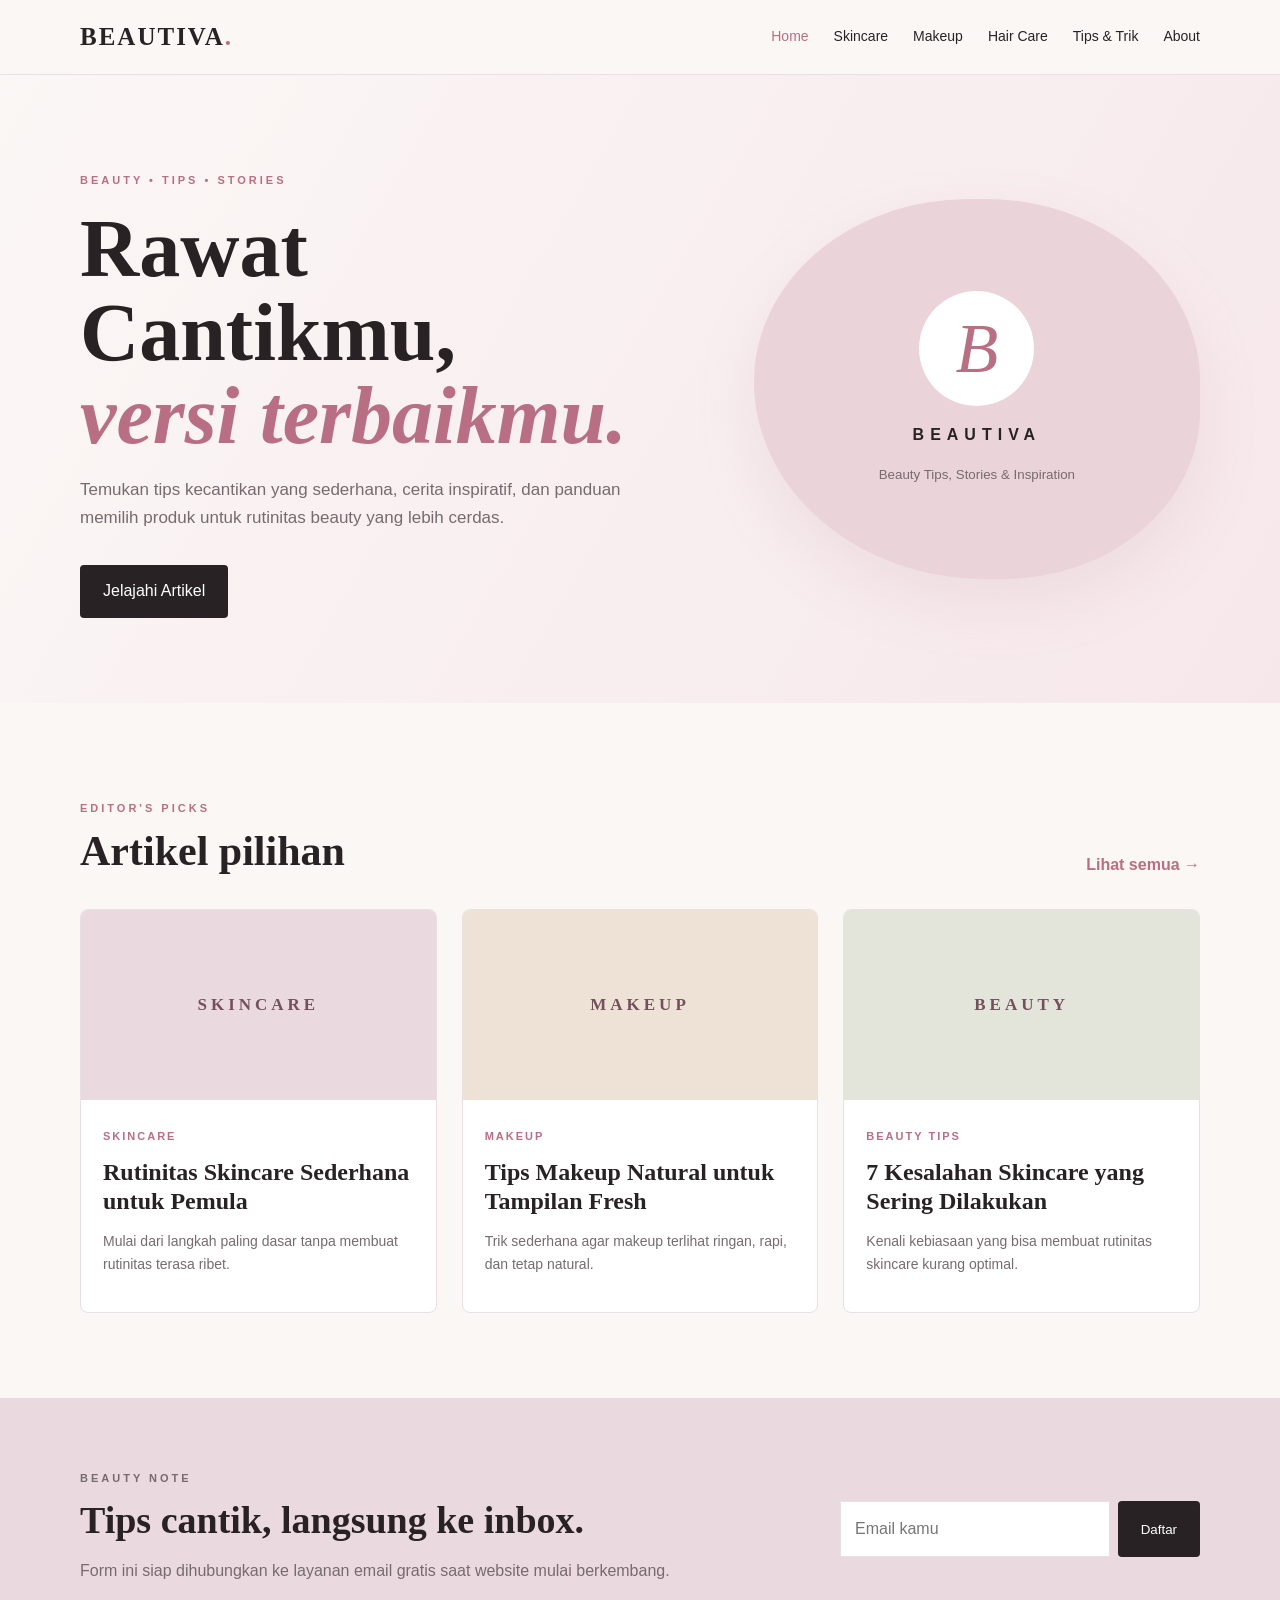
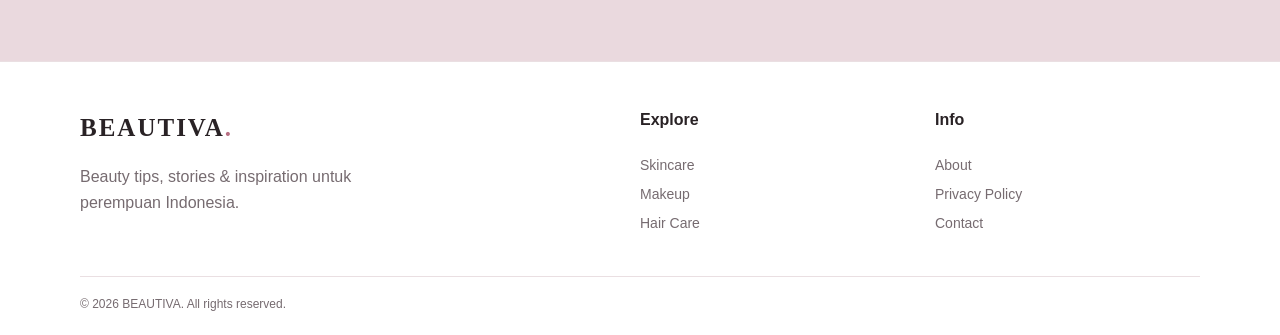
<file: index.html>
<!doctype html>
<html lang="id">
<head>
  <meta charset="utf-8">
  <meta name="viewport" content="width=device-width,initial-scale=1">
  <meta name="description" content="BEAUTIVA adalah blog kecantikan Indonesia berisi tips skincare, makeup, hair care, body care, beauty story, dan rekomendasi produk.">
  <title>BEAUTIVA — Beauty Tips, Stories & Inspiration</title>
  <link rel="stylesheet" href="style.css">
</head>
<body>
<header class="site-header">
  <div class="container nav">
    <a class="brand" href="index.html">BEAUTIVA<span>.</span></a>
    <button class="menu-btn" aria-label="Buka menu">☰</button>
    <nav>
      <a class="active" href="index.html">Home</a>
      <a href="category.html?cat=Skincare">Skincare</a>
      <a href="category.html?cat=Makeup">Makeup</a>
      <a href="category.html?cat=Hair Care">Hair Care</a>
      <a href="category.html?cat=Beauty Tips">Tips & Trik</a>
      <a href="about.html">About</a>
    </nav>
  </div>
</header>

<main>
<section class="hero">
  <div class="container hero-grid">
    <div>
      <p class="eyebrow">BEAUTY • TIPS • STORIES</p>
      <h1>Rawat Cantikmu,<br><em>versi terbaikmu.</em></h1>
      <p class="hero-copy">Temukan tips kecantikan yang sederhana, cerita inspiratif, dan panduan memilih produk untuk rutinitas beauty yang lebih cerdas.</p>
      <a class="btn" href="#artikel">Jelajahi Artikel</a>
    </div>
    <div class="hero-card">
      <div class="circle">B</div>
      <p>BEAUTIVA</p>
      <small>Beauty Tips, Stories & Inspiration</small>
    </div>
  </div>
</section>

<section class="container section" id="artikel">
  <div class="section-head">
    <div><p class="eyebrow">EDITOR'S PICKS</p><h2>Artikel pilihan</h2></div>
    <a href="category.html?cat=Beauty Tips">Lihat semua →</a>
  </div>
  <div class="cards">
    <article class="card">
      <div class="thumb thumb-1">SKINCARE</div>
      <div class="card-body"><span class="tag">Skincare</span><h3><a href="article.html?id=skincare-pemula">Rutinitas Skincare Sederhana untuk Pemula</a></h3><p>Mulai dari langkah paling dasar tanpa membuat rutinitas terasa ribet.</p></div>
    </article>
    <article class="card">
      <div class="thumb thumb-2">MAKEUP</div>
      <div class="card-body"><span class="tag">Makeup</span><h3><a href="article.html?id=makeup-natural">Tips Makeup Natural untuk Tampilan Fresh</a></h3><p>Trik sederhana agar makeup terlihat ringan, rapi, dan tetap natural.</p></div>
    </article>
    <article class="card">
      <div class="thumb thumb-3">BEAUTY</div>
      <div class="card-body"><span class="tag">Beauty Tips</span><h3><a href="article.html?id=kesalahan-skincare">7 Kesalahan Skincare yang Sering Dilakukan</a></h3><p>Kenali kebiasaan yang bisa membuat rutinitas skincare kurang optimal.</p></div>
    </article>
  </div>
</section>

<section class="newsletter">
  <div class="container newsletter-inner">
    <div><p class="eyebrow">BEAUTY NOTE</p><h2>Tips cantik, langsung ke inbox.</h2><p>Form ini siap dihubungkan ke layanan email gratis saat website mulai berkembang.</p></div>
    <form onsubmit="event.preventDefault(); alert('Terima kasih! Form newsletter siap dihubungkan ke layanan email.');"><input type="email" placeholder="Email kamu" required><button class="btn" type="submit">Daftar</button></form>
  </div>
</section>
</main>

<footer><div class="container footer-grid"><div><a class="brand" href="index.html">BEAUTIVA<span>.</span></a><p>Beauty tips, stories & inspiration untuk perempuan Indonesia.</p></div><div><h4>Explore</h4><a href="category.html?cat=Skincare">Skincare</a><a href="category.html?cat=Makeup">Makeup</a><a href="category.html?cat=Hair Care">Hair Care</a></div><div><h4>Info</h4><a href="about.html">About</a><a href="privacy.html">Privacy Policy</a><a href="contact.html">Contact</a></div></div><div class="container copyright">© 2026 BEAUTIVA. All rights reserved.</div></footer>
<script src="script.js"></script>
</body></html>
</file>
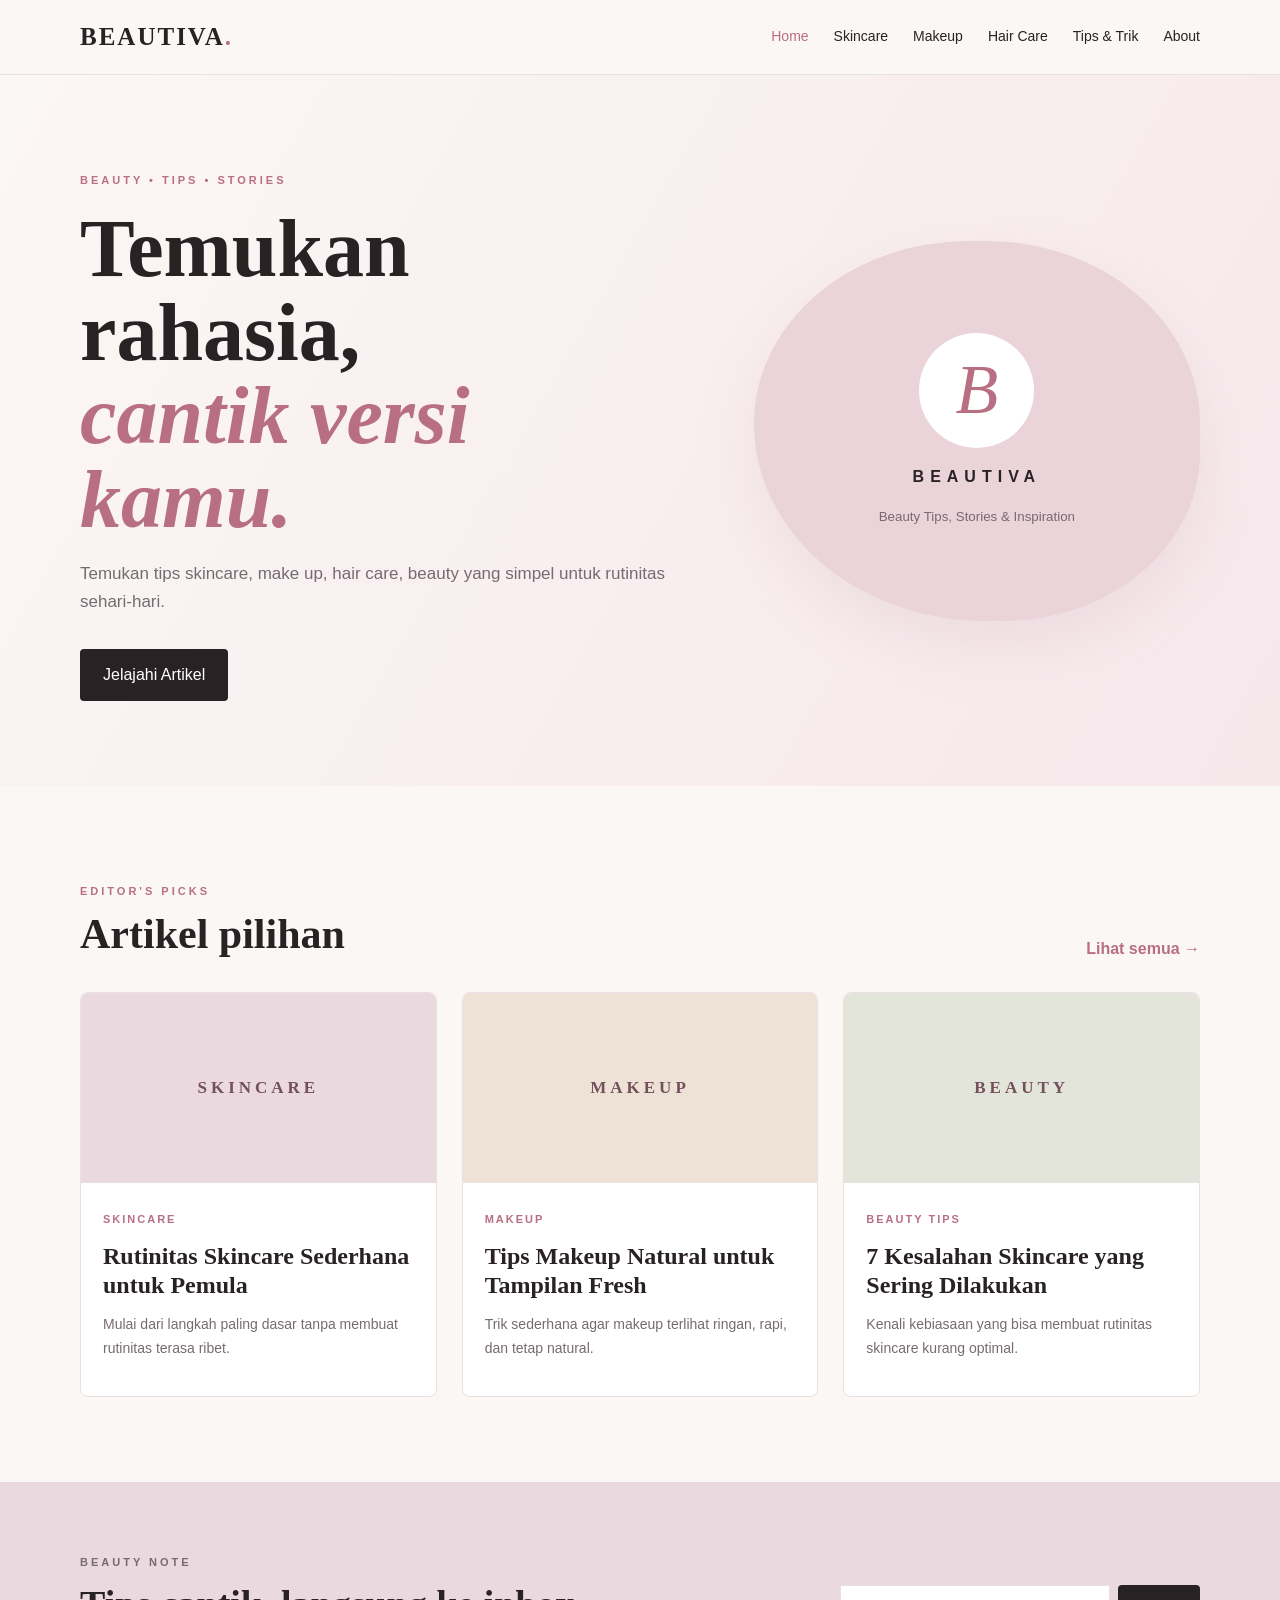
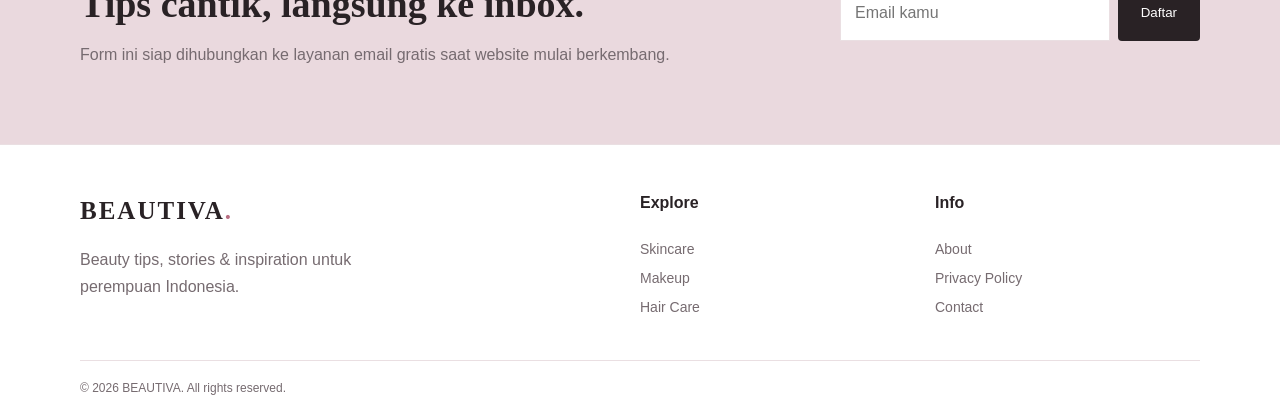
<file: BEAUTIVA/index.html>
<!doctype html>
<html lang="id">
<head>
  <meta charset="utf-8">
  <meta name="viewport" content="width=device-width,initial-scale=1">
  <meta name="description" content="BEAUTIVA adalah blog kecantikan Indonesia berisi tips skincare, makeup, hair care, body care, beauty story, dan rekomendasi produk.">
  <title>BEAUTIVA — Beauty Tips, Stories & Inspiration</title>
  <link rel="stylesheet" href="style.css">
</head>
<body>
<header class="site-header">
  <div class="container nav">
    <a class="brand" href="index.html">BEAUTIVA<span>.</span></a>
    <button class="menu-btn" aria-label="Buka menu">☰</button>
    <nav>
      <a class="active" href="index.html">Home</a>
      <a href="category.html?cat=Skincare">Skincare</a>
      <a href="category.html?cat=Makeup">Makeup</a>
      <a href="category.html?cat=Hair Care">Hair Care</a>
      <a href="category.html?cat=Beauty Tips">Tips & Trik</a>
      <a href="about.html">About</a>
    </nav>
  </div>
</header>

<main>
<section class="hero">
  <div class="container hero-grid">
    <div>
      <p class="eyebrow">BEAUTY • TIPS • STORIES</p>
      <h1>Temukan rahasia,<br><em>cantik versi kamu.</em></h1>
      <p class="hero-copy">Temukan tips skincare, make up, hair care, beauty yang simpel untuk rutinitas sehari-hari.</p>
      <a class="btn" href="#artikel">Jelajahi Artikel</a>
    </div>
    <div class="hero-card">
      <div class="circle">B</div>
      <p>BEAUTIVA</p>
      <small>Beauty Tips, Stories & Inspiration</small>
    </div>
  </div>
</section>

<section class="container section" id="artikel">
  <div class="section-head">
    <div><p class="eyebrow">EDITOR'S PICKS</p><h2>Artikel pilihan</h2></div>
    <a href="category.html?cat=Beauty Tips">Lihat semua →</a>
  </div>
  <div class="cards">
    <article class="card">
      <div class="thumb thumb-1">SKINCARE</div>
      <div class="card-body"><span class="tag">Skincare</span><h3><a href="article.html?id=skincare-pemula">Rutinitas Skincare Sederhana untuk Pemula</a></h3><p>Mulai dari langkah paling dasar tanpa membuat rutinitas terasa ribet.</p></div>
    </article>
    <article class="card">
      <div class="thumb thumb-2">MAKEUP</div>
      <div class="card-body"><span class="tag">Makeup</span><h3><a href="article.html?id=makeup-natural">Tips Makeup Natural untuk Tampilan Fresh</a></h3><p>Trik sederhana agar makeup terlihat ringan, rapi, dan tetap natural.</p></div>
    </article>
    <article class="card">
      <div class="thumb thumb-3">BEAUTY</div>
      <div class="card-body"><span class="tag">Beauty Tips</span><h3><a href="article.html?id=kesalahan-skincare">7 Kesalahan Skincare yang Sering Dilakukan</a></h3><p>Kenali kebiasaan yang bisa membuat rutinitas skincare kurang optimal.</p></div>
    </article>
  </div>
</section>

<section class="newsletter">
  <div class="container newsletter-inner">
    <div><p class="eyebrow">BEAUTY NOTE</p><h2>Tips cantik, langsung ke inbox.</h2><p>Form ini siap dihubungkan ke layanan email gratis saat website mulai berkembang.</p></div>
    <form onsubmit="event.preventDefault(); alert('Terima kasih! Form newsletter siap dihubungkan ke layanan email.');"><input type="email" placeholder="Email kamu" required><button class="btn" type="submit">Daftar</button></form>
  </div>
</section>
</main>

<footer><div class="container footer-grid"><div><a class="brand" href="index.html">BEAUTIVA<span>.</span></a><p>Beauty tips, stories & inspiration untuk perempuan Indonesia.</p></div><div><h4>Explore</h4><a href="category.html?cat=Skincare">Skincare</a><a href="category.html?cat=Makeup">Makeup</a><a href="category.html?cat=Hair Care">Hair Care</a></div><div><h4>Info</h4><a href="about.html">About</a><a href="privacy.html">Privacy Policy</a><a href="contact.html">Contact</a></div></div><div class="container copyright">© 2026 BEAUTIVA. All rights reserved.</div></footer>
<script src="script.js"></script>
</body></html>
</file>
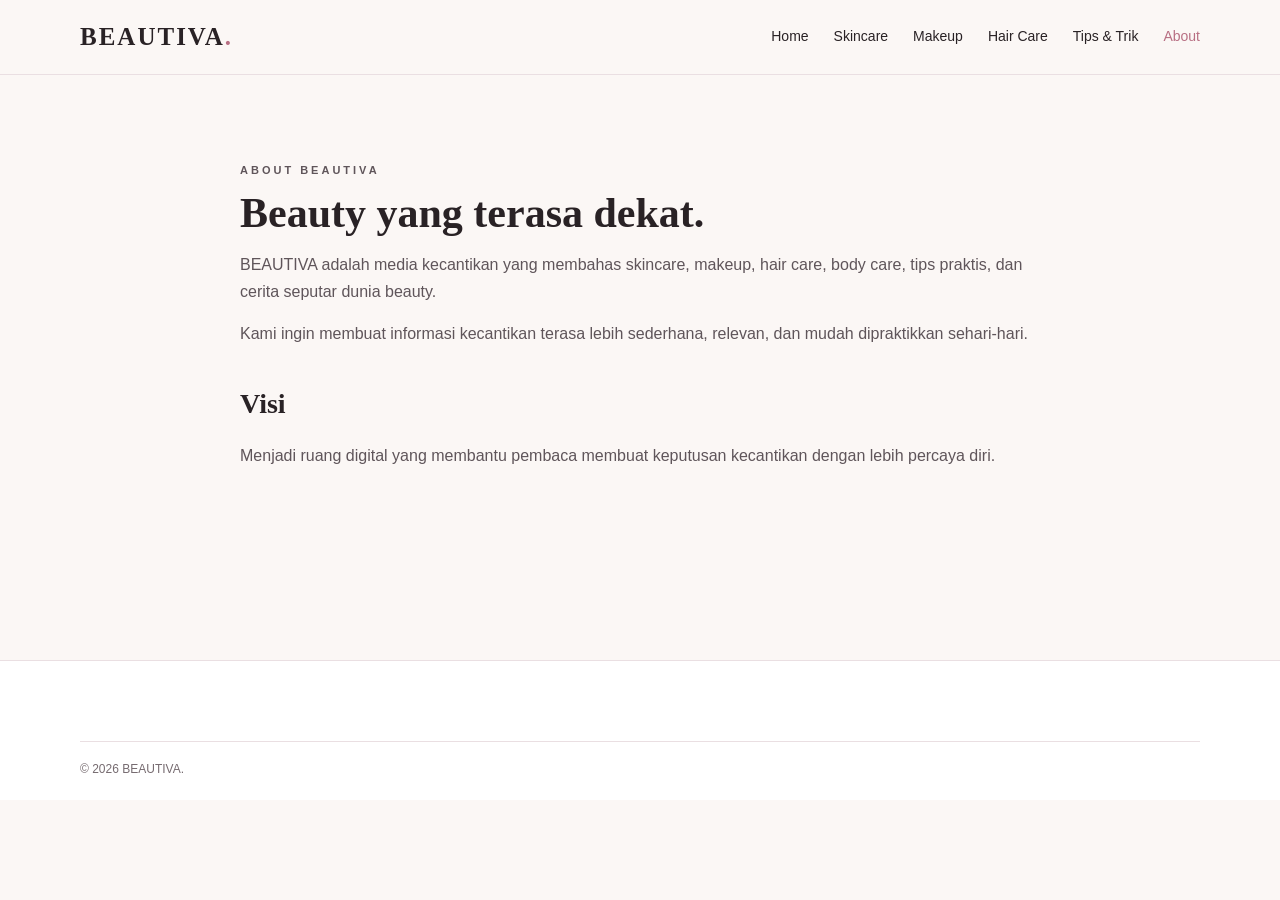
<file: about.html>
<!doctype html><html lang="id"><head><meta charset="utf-8"><meta name="viewport" content="width=device-width,initial-scale=1"><title>About — BEAUTIVA</title><link rel="stylesheet" href="style.css"></head><body>
<header class="site-header"><div class="container nav"><a class="brand" href="index.html">BEAUTIVA<span>.</span></a><button class="menu-btn">☰</button><nav><a href="index.html">Home</a><a href="category.html?cat=Skincare">Skincare</a><a href="category.html?cat=Makeup">Makeup</a><a href="category.html?cat=Hair Care">Hair Care</a><a href="category.html?cat=Beauty Tips">Tips & Trik</a><a class="active" href="about.html">About</a></nav></div></header>
<main class="container page prose"><p class="eyebrow">ABOUT BEAUTIVA</p><h1>Beauty yang terasa dekat.</h1><p>BEAUTIVA adalah media kecantikan yang membahas skincare, makeup, hair care, body care, tips praktis, dan cerita seputar dunia beauty.</p><p>Kami ingin membuat informasi kecantikan terasa lebih sederhana, relevan, dan mudah dipraktikkan sehari-hari.</p><h2>Visi</h2><p>Menjadi ruang digital yang membantu pembaca membuat keputusan kecantikan dengan lebih percaya diri.</p></main>
<footer><div class="container copyright">© 2026 BEAUTIVA.</div></footer></body></html>
</file>
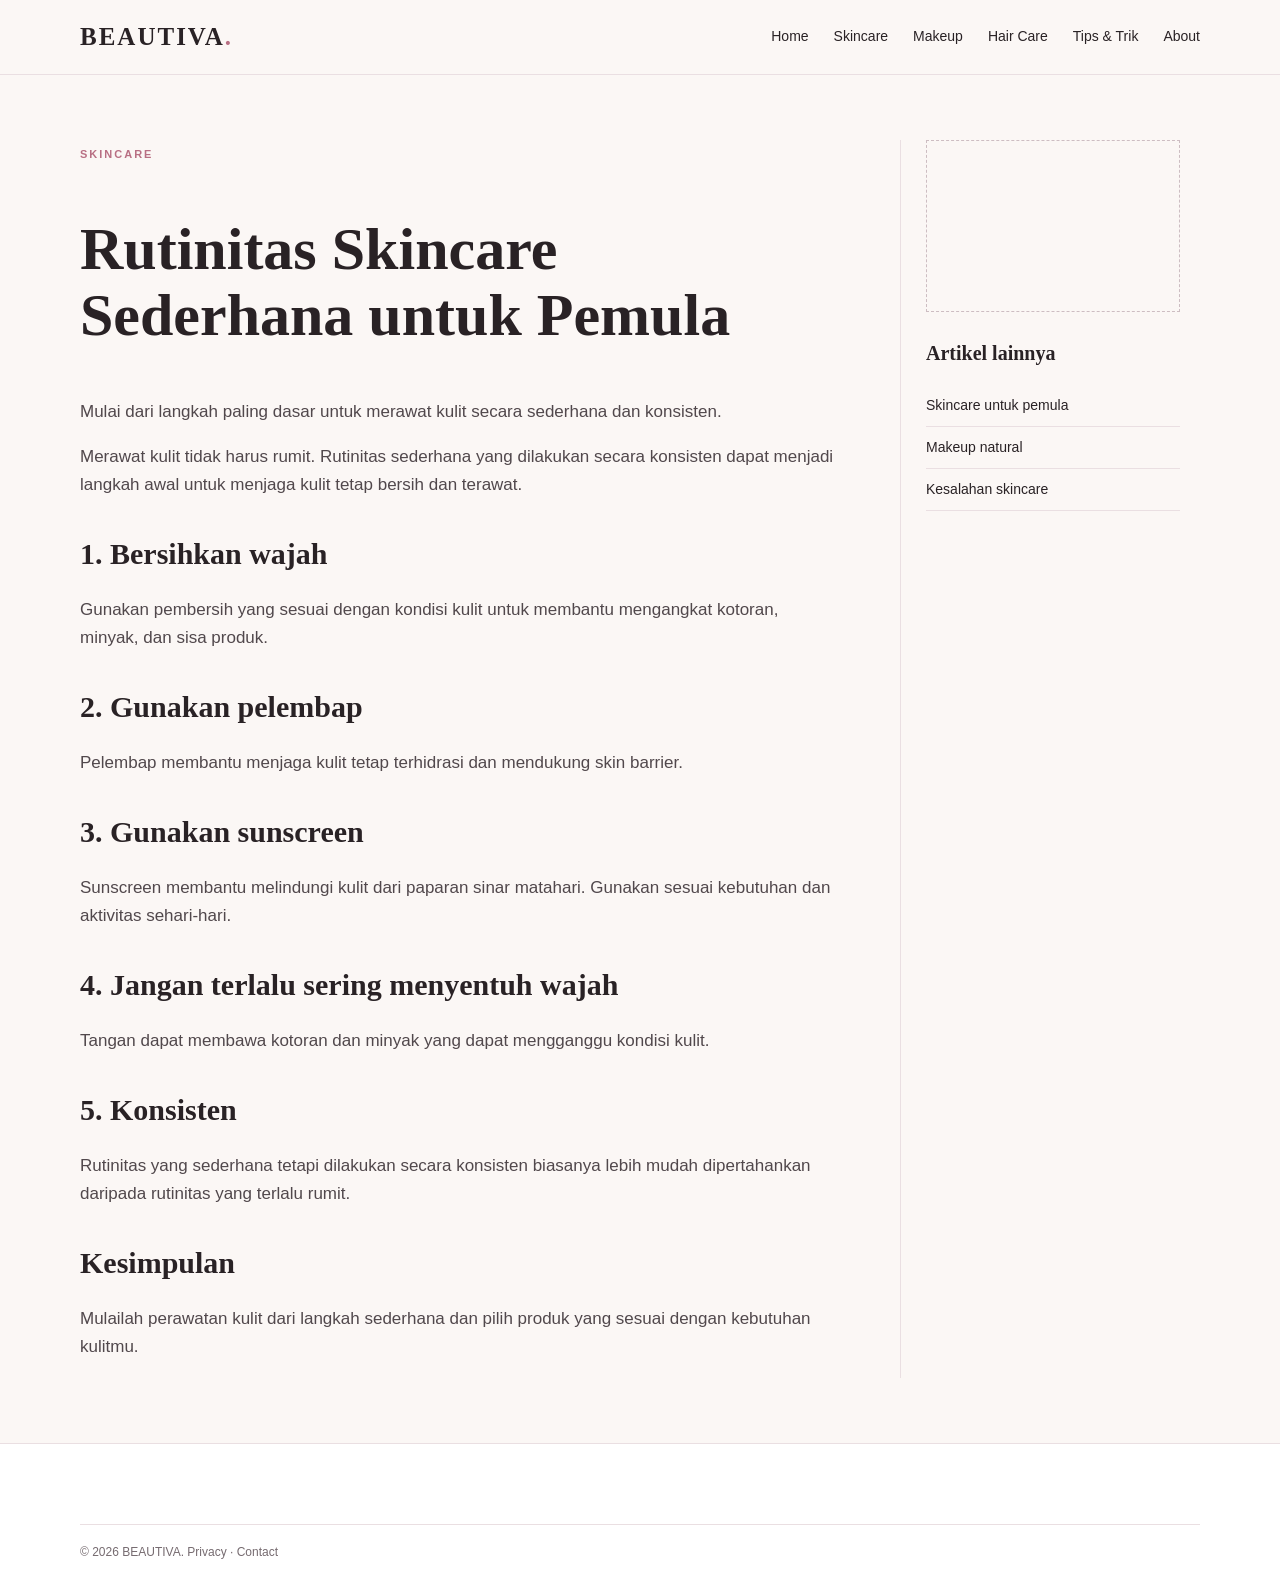
<file: article.html>
<!doctype html><html lang="id"><head><meta charset="utf-8"><meta name="viewport" content="width=device-width,initial-scale=1"><title>Artikel — BEAUTIVA</title><meta name="description" content="Artikel kecantikan BEAUTIVA."><link rel="stylesheet" href="style.css"></head><body>
<header class="site-header"><div class="container nav"><a class="brand" href="index.html">BEAUTIVA<span>.</span></a><button class="menu-btn">☰</button><nav><a href="index.html">Home</a><a href="category.html?cat=Skincare">Skincare</a><a href="category.html?cat=Makeup">Makeup</a><a href="category.html?cat=Hair Care">Hair Care</a><a href="category.html?cat=Beauty Tips">Tips & Trik</a><a href="about.html">About</a></nav></div></header>
<main class="container article-wrap"><article id="article-content"></article><aside><div class="ad-box"><a href="https://www.effectivecpmnetwork.com/g2xmkyas?key=d458a4ac71e8ff732cf3f2937220ea9b target="_blank"><video class="ad-video" autoplay muted loop playsinline><source src="Klik%20To%20Watch.mp4" type="video/mp4"></video></a></div><h3>Artikel lainnya</h3><a href="article.html?id=skincare-pemula">Skincare untuk pemula</a><a href="article.html?id=makeup-natural">Makeup natural</a><a href="article.html?id=kesalahan-skincare">Kesalahan skincare</a></aside></main>
<footer><div class="container copyright">© 2026 BEAUTIVA. <a href="privacy.html">Privacy</a> · <a href="contact.html">Contact</a></div></footer>
<script src="script.js"></script><script>renderArticle();</script></body></html>
</file>
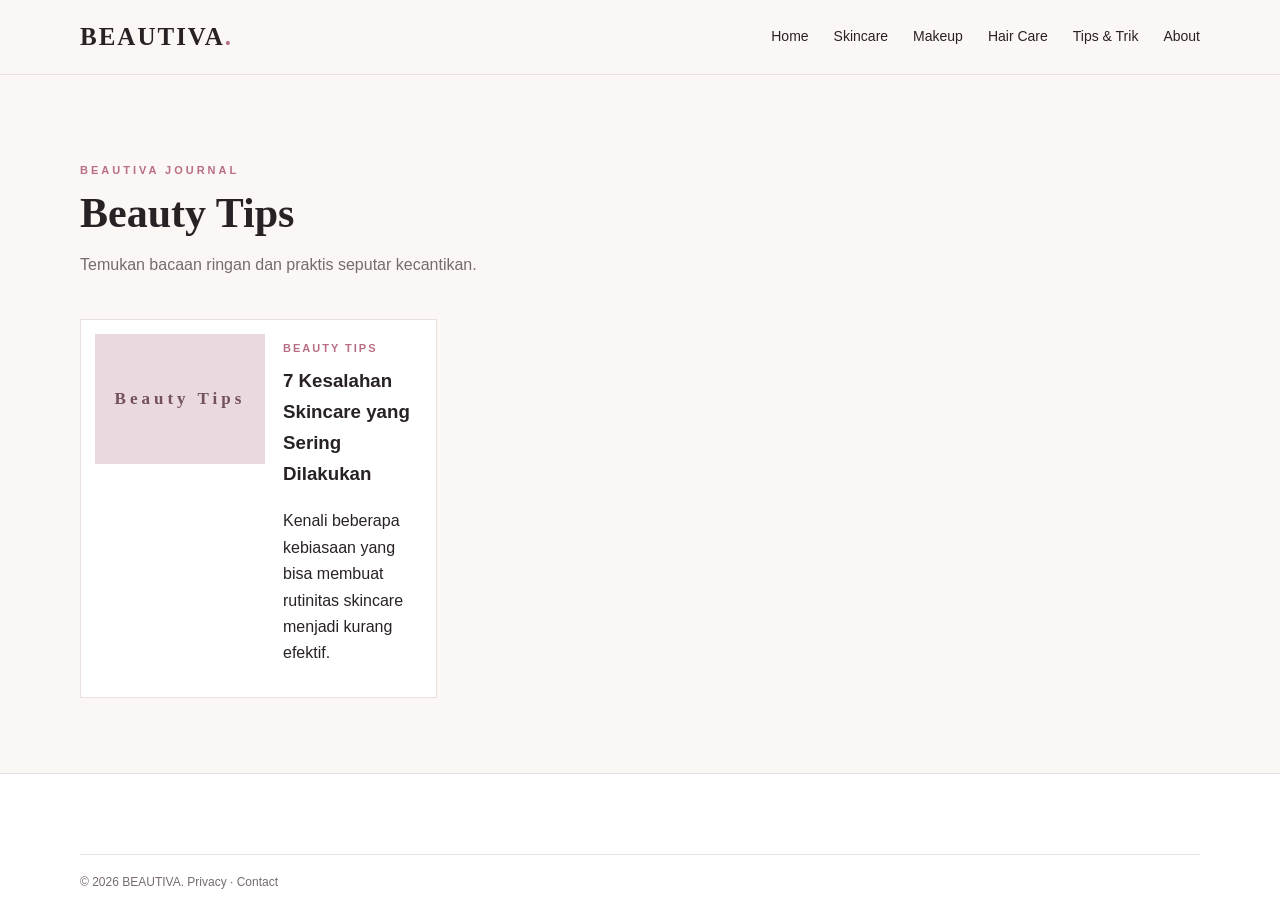
<file: category.html>
<!doctype html><html lang="id"><head><meta charset="utf-8"><meta name="viewport" content="width=device-width,initial-scale=1"><title>Kategori — BEAUTIVA</title><meta name="description" content="Artikel kecantikan BEAUTIVA."><link rel="stylesheet" href="style.css"></head><body>
<header class="site-header"><div class="container nav"><a class="brand" href="index.html">BEAUTIVA<span>.</span></a><button class="menu-btn">☰</button><nav><a href="index.html">Home</a><a href="category.html?cat=Skincare">Skincare</a><a href="category.html?cat=Makeup">Makeup</a><a href="category.html?cat=Hair Care">Hair Care</a><a href="category.html?cat=Beauty Tips">Tips & Trik</a><a href="about.html">About</a></nav></div></header>
<main class="container page"><p class="eyebrow">BEAUTIVA JOURNAL</p><h1 id="category-title">Artikel</h1><p class="lead">Temukan bacaan ringan dan praktis seputar kecantikan.</p><div class="cards" id="category-list"></div></main>
<footer><div class="container copyright">© 2026 BEAUTIVA. <a href="privacy.html">Privacy</a> · <a href="contact.html">Contact</a></div></footer>
<script src="script.js"></script><script>renderCategory();</script></body></html>
</file>
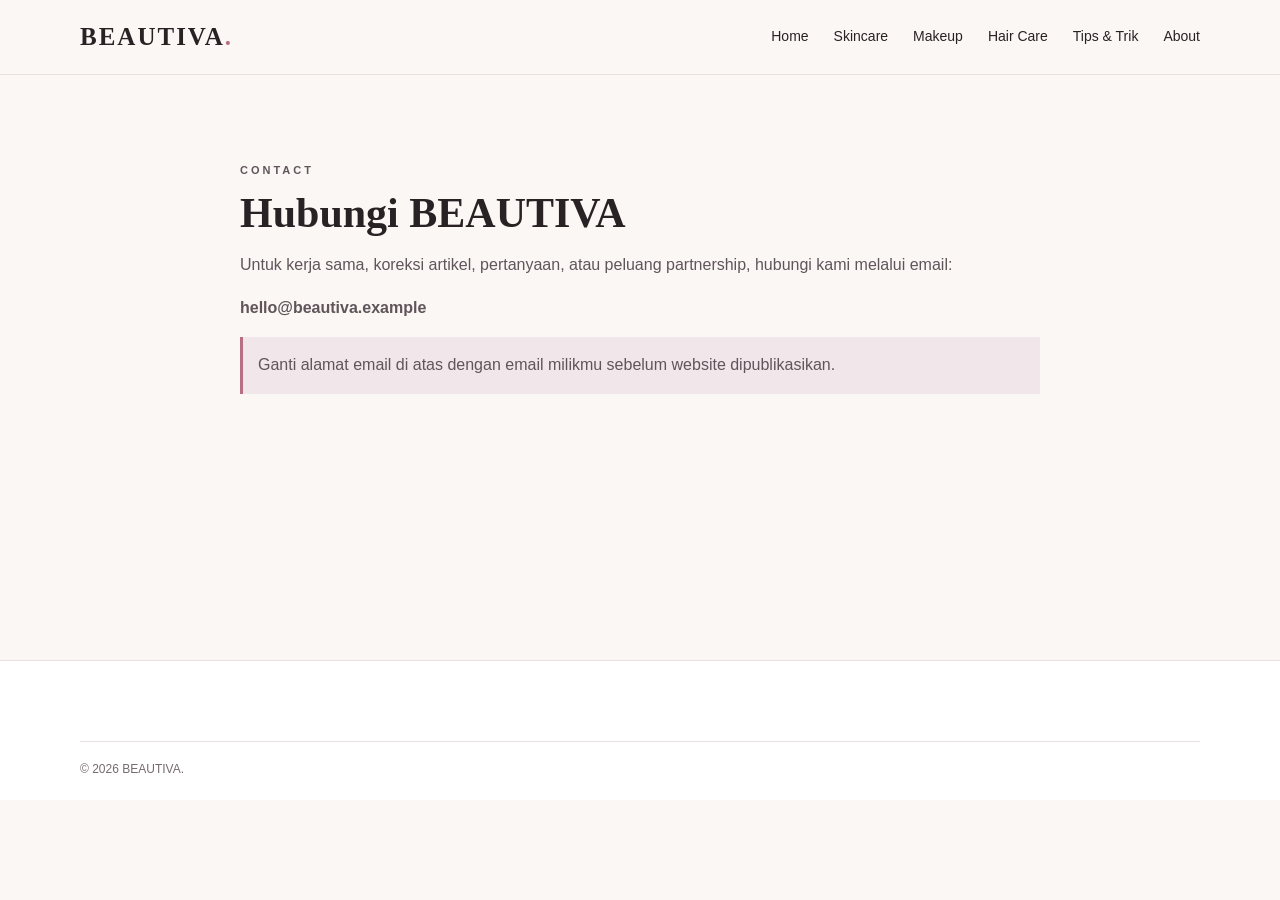
<file: contact.html>
<!doctype html><html lang="id"><head><meta charset="utf-8"><meta name="viewport" content="width=device-width,initial-scale=1"><title>Contact — BEAUTIVA</title><link rel="stylesheet" href="style.css"></head><body>
<header class="site-header"><div class="container nav"><a class="brand" href="index.html">BEAUTIVA<span>.</span></a><button class="menu-btn">☰</button><nav><a href="index.html">Home</a><a href="category.html?cat=Skincare">Skincare</a><a href="category.html?cat=Makeup">Makeup</a><a href="category.html?cat=Hair Care">Hair Care</a><a href="category.html?cat=Beauty Tips">Tips & Trik</a><a href="about.html">About</a></nav></div></header>
<main class="container page prose"><p class="eyebrow">CONTACT</p><h1>Hubungi BEAUTIVA</h1><p>Untuk kerja sama, koreksi artikel, pertanyaan, atau peluang partnership, hubungi kami melalui email:</p><p><strong>hello@beautiva.example</strong></p><p class="note">Ganti alamat email di atas dengan email milikmu sebelum website dipublikasikan.</p></main>
<footer><div class="container copyright">© 2026 BEAUTIVA.</div></footer></body></html>
</file>
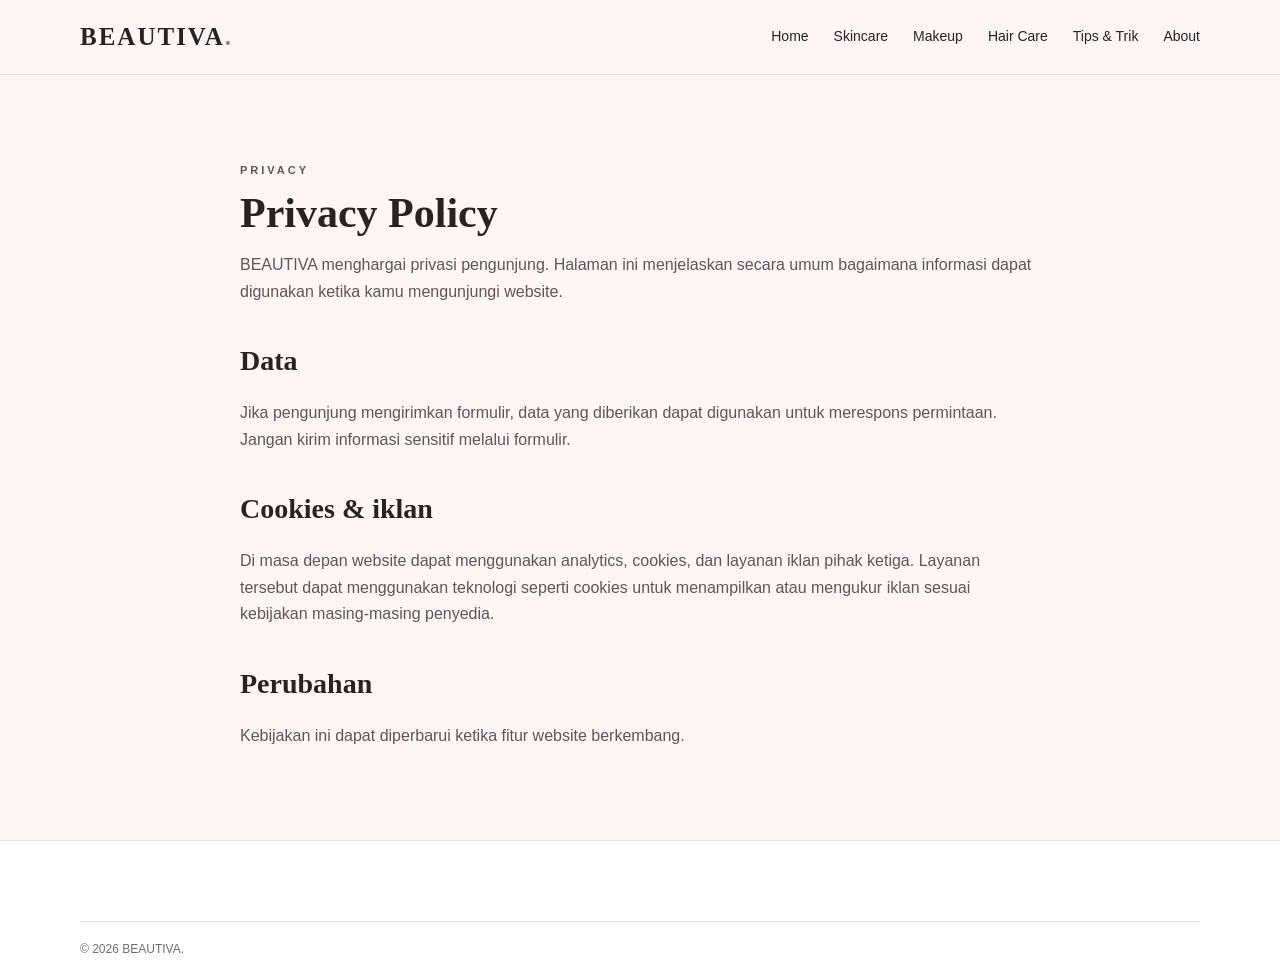
<file: privacy.html>
<!doctype html><html lang="id"><head><meta charset="utf-8"><meta name="viewport" content="width=device-width,initial-scale=1"><title>Privacy Policy — BEAUTIVA</title><link rel="stylesheet" href="style.css"></head><body>
<header class="site-header"><div class="container nav"><a class="brand" href="index.html">BEAUTIVA<span>.</span></a><button class="menu-btn">☰</button><nav><a href="index.html">Home</a><a href="category.html?cat=Skincare">Skincare</a><a href="category.html?cat=Makeup">Makeup</a><a href="category.html?cat=Hair Care">Hair Care</a><a href="category.html?cat=Beauty Tips">Tips & Trik</a><a href="about.html">About</a></nav></div></header>
<main class="container page prose"><p class="eyebrow">PRIVACY</p><h1>Privacy Policy</h1><p>BEAUTIVA menghargai privasi pengunjung. Halaman ini menjelaskan secara umum bagaimana informasi dapat digunakan ketika kamu mengunjungi website.</p><h2>Data</h2><p>Jika pengunjung mengirimkan formulir, data yang diberikan dapat digunakan untuk merespons permintaan. Jangan kirim informasi sensitif melalui formulir.</p><h2>Cookies & iklan</h2><p>Di masa depan website dapat menggunakan analytics, cookies, dan layanan iklan pihak ketiga. Layanan tersebut dapat menggunakan teknologi seperti cookies untuk menampilkan atau mengukur iklan sesuai kebijakan masing-masing penyedia.</p><h2>Perubahan</h2><p>Kebijakan ini dapat diperbarui ketika fitur website berkembang.</p></main>
<footer><div class="container copyright">© 2026 BEAUTIVA.</div></footer></body></html>
</file>
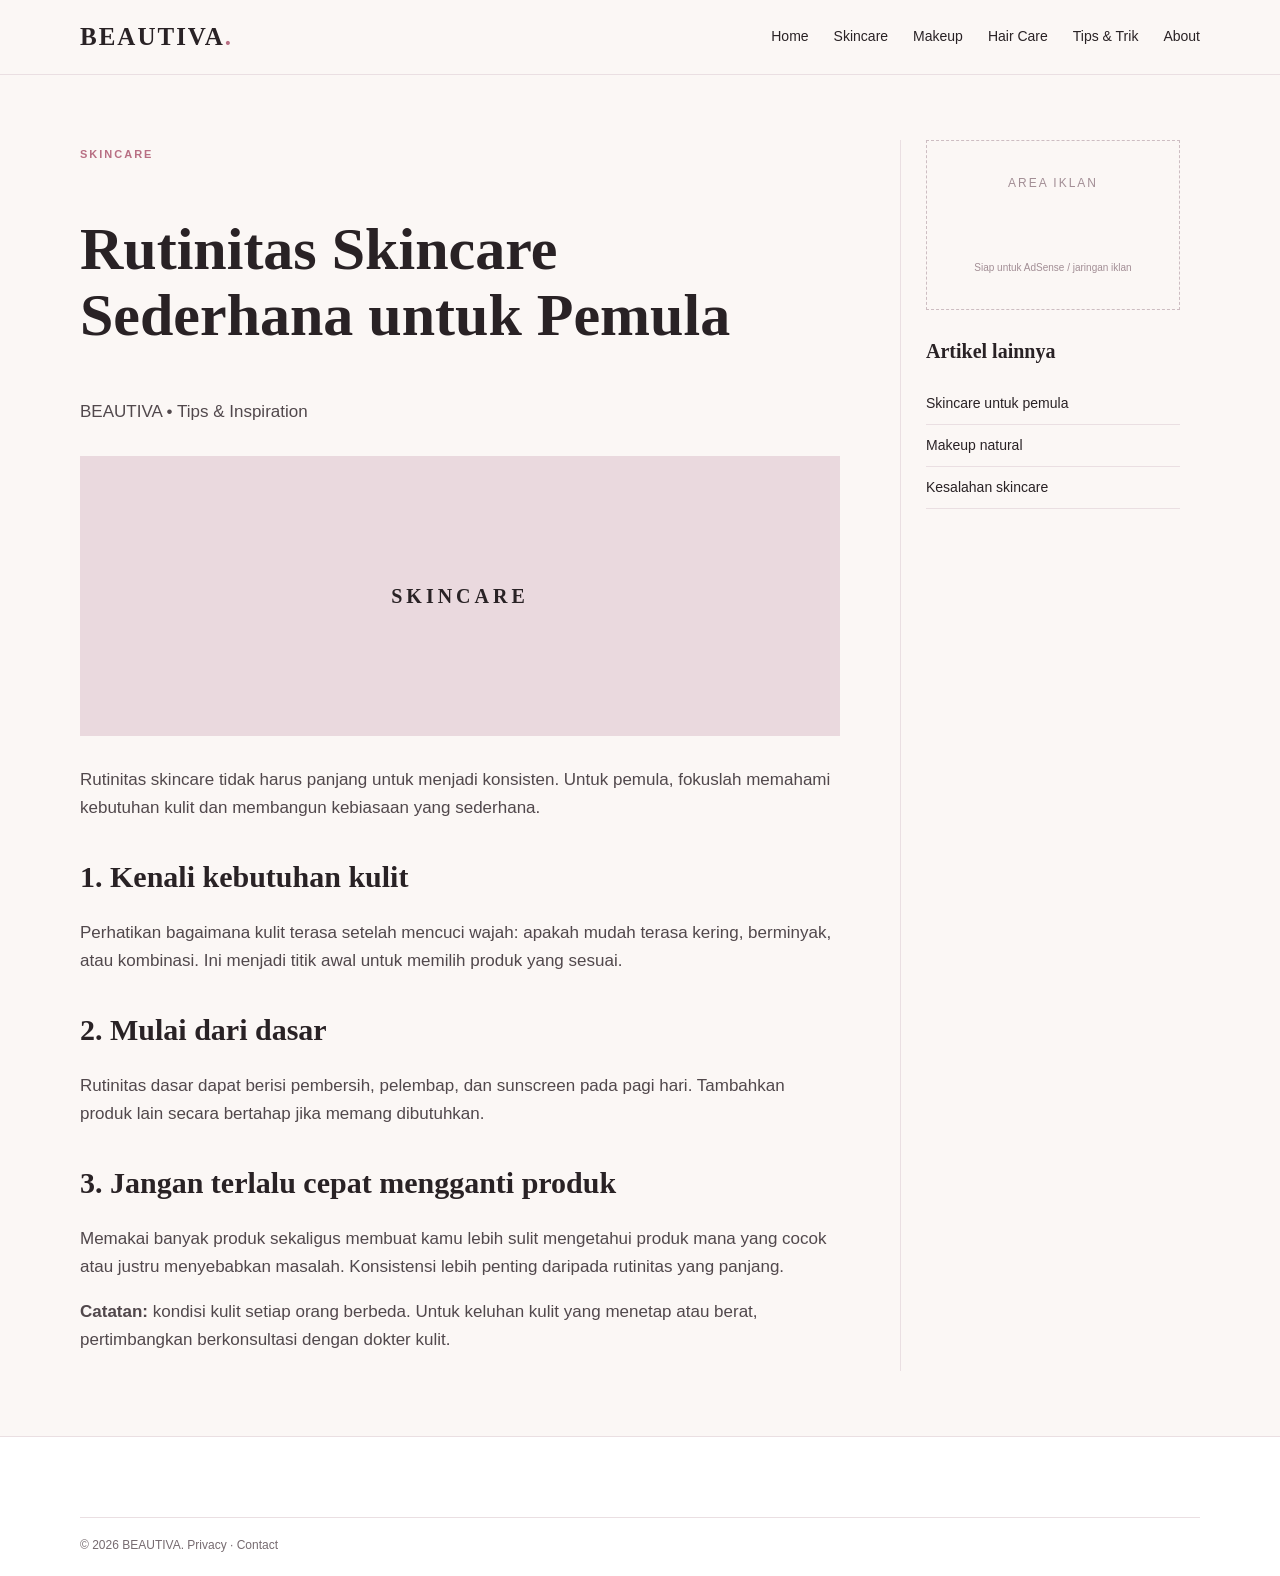
<file: BEAUTIVA/article.html>
<!doctype html><html lang="id"><head><meta charset="utf-8"><meta name="viewport" content="width=device-width,initial-scale=1"><title>Artikel — BEAUTIVA</title><meta name="description" content="Artikel kecantikan BEAUTIVA."><link rel="stylesheet" href="style.css"></head><body>
<header class="site-header"><div class="container nav"><a class="brand" href="index.html">BEAUTIVA<span>.</span></a><button class="menu-btn">☰</button><nav><a href="index.html">Home</a><a href="category.html?cat=Skincare">Skincare</a><a href="category.html?cat=Makeup">Makeup</a><a href="category.html?cat=Hair Care">Hair Care</a><a href="category.html?cat=Beauty Tips">Tips & Trik</a><a href="about.html">About</a></nav></div></header>
<main class="container article-wrap"><article id="article-content"></article><aside><div class="ad-box">AREA IKLAN<br><small>Siap untuk AdSense / jaringan iklan</small></div><h3>Artikel lainnya</h3><a href="article.html?id=skincare-pemula">Skincare untuk pemula</a><a href="article.html?id=makeup-natural">Makeup natural</a><a href="article.html?id=kesalahan-skincare">Kesalahan skincare</a></aside></main>
<footer><div class="container copyright">© 2026 BEAUTIVA. <a href="privacy.html">Privacy</a> · <a href="contact.html">Contact</a></div></footer>
<script src="script.js"></script><script>renderArticle();</script></body></html>
</file>
<file: style.css>
:root{--ink:#292225;--muted:#766b70;--rose:#b86f83;--cream:#fbf7f5;--line:#eadfe2;--white:#fff}*{box-sizing:border-box}html{scroll-behavior:smooth}body{margin:0;color:var(--ink);font-family:Arial,Helvetica,sans-serif;background:var(--cream);line-height:1.65}a{color:inherit;text-decoration:none}.container{width:min(1120px,92%);margin:auto}.site-header{background:rgba(251,247,245,.94);border-bottom:1px solid var(--line);position:sticky;top:0;z-index:20;backdrop-filter:blur(12px)}.nav{height:74px;display:flex;align-items:center;justify-content:space-between}.brand{font-family:Georgia,serif;font-size:25px;letter-spacing:2px;font-weight:700}.brand span{color:var(--rose)}nav{display:flex;gap:25px;font-size:14px}nav a{padding:27px 0}nav a:hover,nav .active{color:var(--rose)}.menu-btn{display:none;background:none;border:0;font-size:25px}.hero{padding:85px 0;background:linear-gradient(120deg,#fbf7f5,#f6e7eb)}.hero-grid{display:grid;grid-template-columns:1.15fr .85fr;gap:70px;align-items:center}.eyebrow{font-size:11px;letter-spacing:3px;color:var(--rose);font-weight:700}.hero h1{font:700 clamp(48px,7vw,82px)/1.02 Georgia,serif;margin:18px 0}.hero h1 em{color:var(--rose);font-style:italic}.hero-copy{max-width:600px;color:var(--muted);font-size:17px}.btn{display:inline-block;border:0;background:var(--ink);color:white;padding:13px 23px;margin-top:16px;border-radius:4px;cursor:pointer}.hero-card{height:380px;border-radius:50% 50% 46% 54%;background:#ead3d9;display:flex;flex-direction:column;align-items:center;justify-content:center;text-align:center;box-shadow:0 25px 60px #b78b9625}.circle{width:115px;height:115px;border-radius:50%;display:grid;place-items:center;background:var(--white);font:italic 70px Georgia;color:var(--rose)}.hero-card p{letter-spacing:6px;font-weight:700}.hero-card small{color:var(--muted)}.section{padding:85px 0}.section-head{display:flex;align-items:end;justify-content:space-between;margin-bottom:30px}.section-head h2,.page h1{font:700 42px/1.1 Georgia,serif;margin:5px 0}.section-head>a{color:var(--rose);font-weight:700}.cards{display:grid;grid-template-columns:repeat(3,1fr);gap:25px}.card{background:white;border:1px solid var(--line);border-radius:8px;overflow:hidden}.thumb{height:190px;display:grid;place-items:center;letter-spacing:4px;font:700 17px Georgia;color:#72505c}.thumb-1{background:#ead9de}.thumb-2{background:#eee2d6}.thumb-3{background:#e3e4da}.card-body{padding:22px}.tag{font-size:11px;text-transform:uppercase;letter-spacing:2px;color:var(--rose);font-weight:700}.card h3{font:700 24px/1.2 Georgia,serif;margin:10px 0}.card p{color:var(--muted);font-size:14px}.newsletter{background:#ead9de;padding:60px 0}.newsletter-inner{display:flex;justify-content:space-between;gap:40px;align-items:center}.newsletter h2{font:700 38px Georgia,serif;margin:4px 0}.newsletter p{color:var(--muted)}form{display:flex;gap:8px;min-width:360px}input{padding:14px;border:1px solid var(--line);width:100%;font:inherit}.newsletter .btn{margin:0}footer{border-top:1px solid var(--line);padding:45px 0 20px;background:white}.footer-grid{display:grid;grid-template-columns:2fr 1fr 1fr;gap:30px}.footer-grid h4{margin-top:0}.footer-grid>div>a:not(.brand){display:block;color:var(--muted);margin:6px 0;font-size:14px}.footer-grid p{color:var(--muted);max-width:350px}.copyright{margin-top:35px;padding-top:18px;border-top:1px solid var(--line);font-size:12px;color:var(--muted)}.page{padding:75px 0;min-height:65vh}.lead{color:var(--muted);margin-bottom:40px}.prose{max-width:800px}.prose h2{font:700 28px Georgia,serif;margin-top:40px}.prose p{color:#5f555a}.note{padding:15px;background:#f1e6e9;border-left:3px solid var(--rose)}.article-wrap{display:grid;grid-template-columns:minmax(0,760px) 280px;gap:60px;padding:65px 0}.article h1{font:700 clamp(38px,5vw,60px)/1.1 Georgia,serif}.article-meta{color:var(--muted);font-size:13px}.article-hero{height:280px;background:#ead9de;display:grid;place-items:center;margin:30px 0;font:700 20px Georgia;letter-spacing:4px}.article p,.article li{font-size:17px;color:#51484c}.article h2{font:700 30px Georgia,serif;margin-top:38px}aside{border-left:1px solid var(--line);padding-left:25px}aside h3{font:700 20px Georgia,serif}aside>a{display:block;padding:9px 0;border-bottom:1px solid var(--line);font-size:14px}.ad-box{border:1px dashed #cdbdc2;min-height:170px;display:grid;place-items:center;text-align:center;color:#a28e95;font-size:12px;letter-spacing:2px;margin-bottom:30px}.ad-box small{letter-spacing:0}.category-card{display:flex;gap:18px;background:white;border:1px solid var(--line);padding:14px}.category-card .thumb{width:170px;min-width:170px;height:130px}.category-card h3{margin-top:6px}@media(max-width:800px){nav{display:none;position:absolute;top:74px;left:0;right:0;background:var(--cream);padding:10px 5%;flex-direction:column;gap:0;border-bottom:1px solid var(--line)}nav.open{display:flex}nav a{padding:10px 0}.menu-btn{display:block}.hero-grid{grid-template-columns:1fr}.hero-card{height:280px;max-width:360px;margin:auto}.cards{grid-template-columns:1fr}.newsletter-inner{display:block}.newsletter form{min-width:0;margin-top:25px}.footer-grid{grid-template-columns:1fr 1fr}.article-wrap{grid-template-columns:1fr}aside{border-left:0;border-top:1px solid var(--line);padding:30px 0 0}.category-card .thumb{width:110px;min-width:110px;height:110px}.section-head{align-items:start}.section-head>a{margin-top:10px}}.ad-video {
  width: 300px;
  height: 170px;
  object-fit: cover;
  display: block;
  margin: 0 auto;
}
</file>
<file: BEAUTIVA/style.css>
:root{--ink:#292225;--muted:#766b70;--rose:#b86f83;--cream:#fbf7f5;--line:#eadfe2;--white:#fff}*{box-sizing:border-box}html{scroll-behavior:smooth}body{margin:0;color:var(--ink);font-family:Arial,Helvetica,sans-serif;background:var(--cream);line-height:1.65}a{color:inherit;text-decoration:none}.container{width:min(1120px,92%);margin:auto}.site-header{background:rgba(251,247,245,.94);border-bottom:1px solid var(--line);position:sticky;top:0;z-index:20;backdrop-filter:blur(12px)}.nav{height:74px;display:flex;align-items:center;justify-content:space-between}.brand{font-family:Georgia,serif;font-size:25px;letter-spacing:2px;font-weight:700}.brand span{color:var(--rose)}nav{display:flex;gap:25px;font-size:14px}nav a{padding:27px 0}nav a:hover,nav .active{color:var(--rose)}.menu-btn{display:none;background:none;border:0;font-size:25px}.hero{padding:85px 0;background:linear-gradient(120deg,#fbf7f5,#f6e7eb)}.hero-grid{display:grid;grid-template-columns:1.15fr .85fr;gap:70px;align-items:center}.eyebrow{font-size:11px;letter-spacing:3px;color:var(--rose);font-weight:700}.hero h1{font:700 clamp(48px,7vw,82px)/1.02 Georgia,serif;margin:18px 0}.hero h1 em{color:var(--rose);font-style:italic}.hero-copy{max-width:600px;color:var(--muted);font-size:17px}.btn{display:inline-block;border:0;background:var(--ink);color:white;padding:13px 23px;margin-top:16px;border-radius:4px;cursor:pointer}.hero-card{height:380px;border-radius:50% 50% 46% 54%;background:#ead3d9;display:flex;flex-direction:column;align-items:center;justify-content:center;text-align:center;box-shadow:0 25px 60px #b78b9625}.circle{width:115px;height:115px;border-radius:50%;display:grid;place-items:center;background:var(--white);font:italic 70px Georgia;color:var(--rose)}.hero-card p{letter-spacing:6px;font-weight:700}.hero-card small{color:var(--muted)}.section{padding:85px 0}.section-head{display:flex;align-items:end;justify-content:space-between;margin-bottom:30px}.section-head h2,.page h1{font:700 42px/1.1 Georgia,serif;margin:5px 0}.section-head>a{color:var(--rose);font-weight:700}.cards{display:grid;grid-template-columns:repeat(3,1fr);gap:25px}.card{background:white;border:1px solid var(--line);border-radius:8px;overflow:hidden}.thumb{height:190px;display:grid;place-items:center;letter-spacing:4px;font:700 17px Georgia;color:#72505c}.thumb-1{background:#ead9de}.thumb-2{background:#eee2d6}.thumb-3{background:#e3e4da}.card-body{padding:22px}.tag{font-size:11px;text-transform:uppercase;letter-spacing:2px;color:var(--rose);font-weight:700}.card h3{font:700 24px/1.2 Georgia,serif;margin:10px 0}.card p{color:var(--muted);font-size:14px}.newsletter{background:#ead9de;padding:60px 0}.newsletter-inner{display:flex;justify-content:space-between;gap:40px;align-items:center}.newsletter h2{font:700 38px Georgia,serif;margin:4px 0}.newsletter p{color:var(--muted)}form{display:flex;gap:8px;min-width:360px}input{padding:14px;border:1px solid var(--line);width:100%;font:inherit}.newsletter .btn{margin:0}footer{border-top:1px solid var(--line);padding:45px 0 20px;background:white}.footer-grid{display:grid;grid-template-columns:2fr 1fr 1fr;gap:30px}.footer-grid h4{margin-top:0}.footer-grid>div>a:not(.brand){display:block;color:var(--muted);margin:6px 0;font-size:14px}.footer-grid p{color:var(--muted);max-width:350px}.copyright{margin-top:35px;padding-top:18px;border-top:1px solid var(--line);font-size:12px;color:var(--muted)}.page{padding:75px 0;min-height:65vh}.lead{color:var(--muted);margin-bottom:40px}.prose{max-width:800px}.prose h2{font:700 28px Georgia,serif;margin-top:40px}.prose p{color:#5f555a}.note{padding:15px;background:#f1e6e9;border-left:3px solid var(--rose)}.article-wrap{display:grid;grid-template-columns:minmax(0,760px) 280px;gap:60px;padding:65px 0}.article h1{font:700 clamp(38px,5vw,60px)/1.1 Georgia,serif}.article-meta{color:var(--muted);font-size:13px}.article-hero{height:280px;background:#ead9de;display:grid;place-items:center;margin:30px 0;font:700 20px Georgia;letter-spacing:4px}.article p,.article li{font-size:17px;color:#51484c}.article h2{font:700 30px Georgia,serif;margin-top:38px}aside{border-left:1px solid var(--line);padding-left:25px}aside h3{font:700 20px Georgia,serif}aside>a{display:block;padding:9px 0;border-bottom:1px solid var(--line);font-size:14px}.ad-box{border:1px dashed #cdbdc2;min-height:170px;display:grid;place-items:center;text-align:center;color:#a28e95;font-size:12px;letter-spacing:2px;margin-bottom:30px}.ad-box small{letter-spacing:0}.category-card{display:flex;gap:18px;background:white;border:1px solid var(--line);padding:14px}.category-card .thumb{width:170px;min-width:170px;height:130px}.category-card h3{margin-top:6px}@media(max-width:800px){nav{display:none;position:absolute;top:74px;left:0;right:0;background:var(--cream);padding:10px 5%;flex-direction:column;gap:0;border-bottom:1px solid var(--line)}nav.open{display:flex}nav a{padding:10px 0}.menu-btn{display:block}.hero-grid{grid-template-columns:1fr}.hero-card{height:280px;max-width:360px;margin:auto}.cards{grid-template-columns:1fr}.newsletter-inner{display:block}.newsletter form{min-width:0;margin-top:25px}.footer-grid{grid-template-columns:1fr 1fr}.article-wrap{grid-template-columns:1fr}aside{border-left:0;border-top:1px solid var(--line);padding:30px 0 0}.category-card .thumb{width:110px;min-width:110px;height:110px}.section-head{align-items:start}.section-head>a{margin-top:10px}}
</file>
